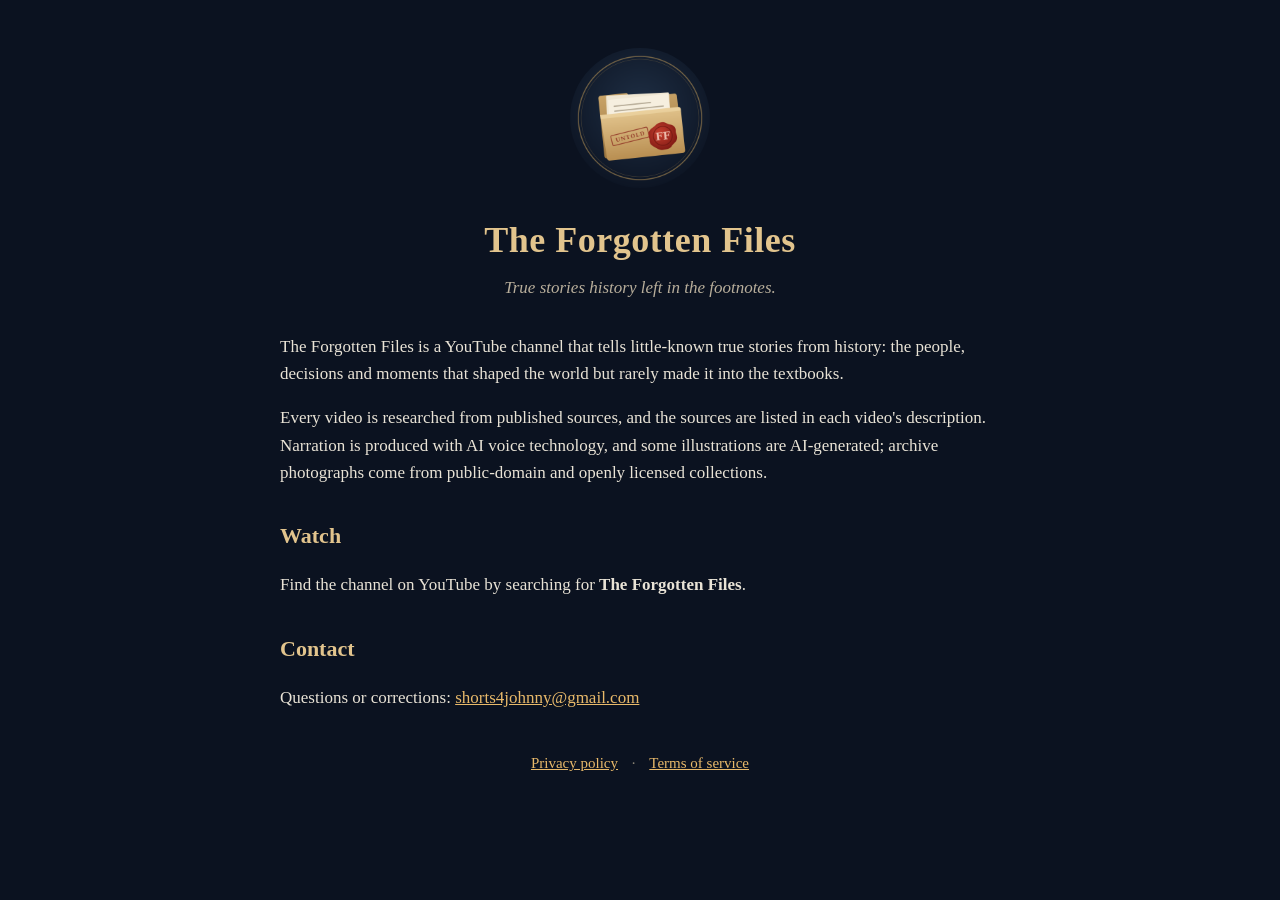
<file: index.html>
<!DOCTYPE html>
<html lang="en"><head><meta charset="utf-8"><meta name="viewport" content="width=device-width,initial-scale=1">
<title>The Forgotten Files</title><link rel="stylesheet" href="style.css"></head>
<body><main>
<header><img src="logo.png" alt="The Forgotten Files logo"><h1>The Forgotten Files</h1><p class="tag">True stories history left in the footnotes.</p></header>
<p>The Forgotten Files is a YouTube channel that tells little-known true stories from history: the people, decisions and moments that shaped the world but rarely made it into the textbooks.</p>
<p>Every video is researched from published sources, and the sources are listed in each video's description. Narration is produced with AI voice technology, and some illustrations are AI-generated; archive photographs come from public-domain and openly licensed collections.</p>
<h2>Watch</h2>
<p>Find the channel on YouTube by searching for <strong>The Forgotten Files</strong>.</p>
<h2>Contact</h2>
<p>Questions or corrections: <a href="mailto:shorts4johnny@gmail.com">shorts4johnny@gmail.com</a></p>
<nav><a href="privacy.html">Privacy policy</a> · <a href="terms.html">Terms of service</a></nav>
</main></body></html>
</file>
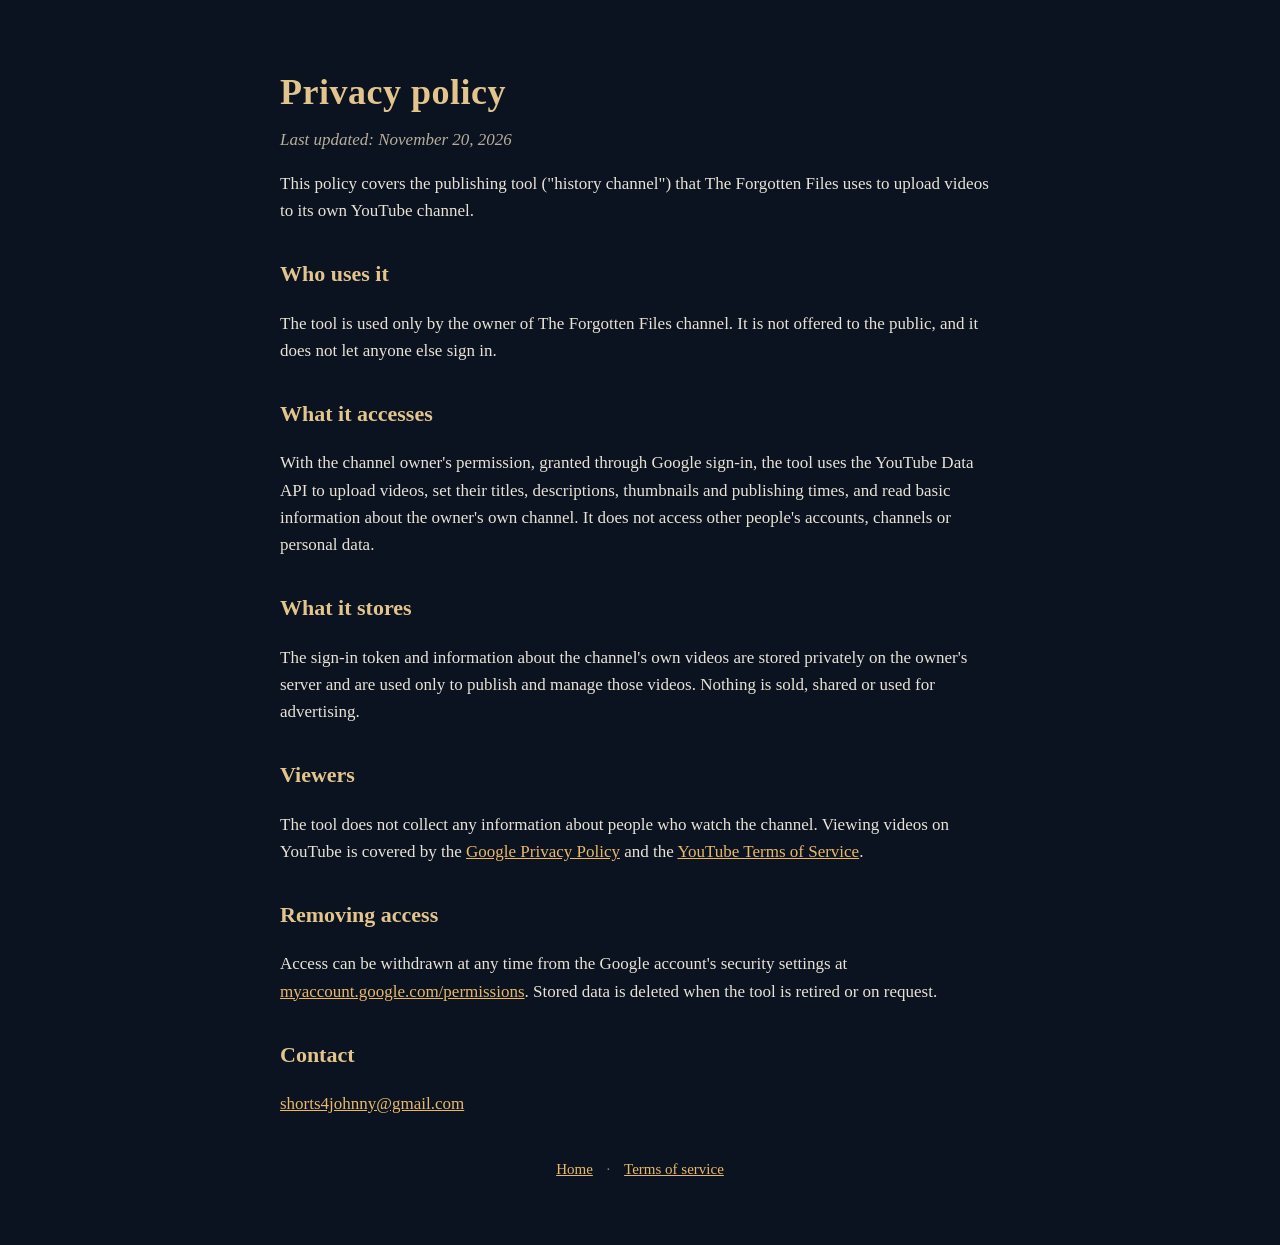
<file: privacy.html>
<!DOCTYPE html>
<html lang="en"><head><meta charset="utf-8"><meta name="viewport" content="width=device-width,initial-scale=1">
<title>Privacy policy | The Forgotten Files</title><link rel="stylesheet" href="style.css"></head>
<body><main>
<h1>Privacy policy</h1>
<p class="tag">Last updated: November 20, 2026</p>
<p>This policy covers the publishing tool ("history channel") that The Forgotten Files uses to upload videos to its own YouTube channel.</p>
<h2>Who uses it</h2>
<p>The tool is used only by the owner of The Forgotten Files channel. It is not offered to the public, and it does not let anyone else sign in.</p>
<h2>What it accesses</h2>
<p>With the channel owner's permission, granted through Google sign-in, the tool uses the YouTube Data API to upload videos, set their titles, descriptions, thumbnails and publishing times, and read basic information about the owner's own channel. It does not access other people's accounts, channels or personal data.</p>
<h2>What it stores</h2>
<p>The sign-in token and information about the channel's own videos are stored privately on the owner's server and are used only to publish and manage those videos. Nothing is sold, shared or used for advertising.</p>
<h2>Viewers</h2>
<p>The tool does not collect any information about people who watch the channel. Viewing videos on YouTube is covered by the <a href="https://policies.google.com/privacy">Google Privacy Policy</a> and the <a href="https://www.youtube.com/t/terms">YouTube Terms of Service</a>.</p>
<h2>Removing access</h2>
<p>Access can be withdrawn at any time from the Google account's security settings at <a href="https://myaccount.google.com/permissions">myaccount.google.com/permissions</a>. Stored data is deleted when the tool is retired or on request.</p>
<h2>Contact</h2>
<p><a href="mailto:shorts4johnny@gmail.com">shorts4johnny@gmail.com</a></p>
<nav><a href="index.html">Home</a> · <a href="terms.html">Terms of service</a></nav>
</main></body></html>
</file>
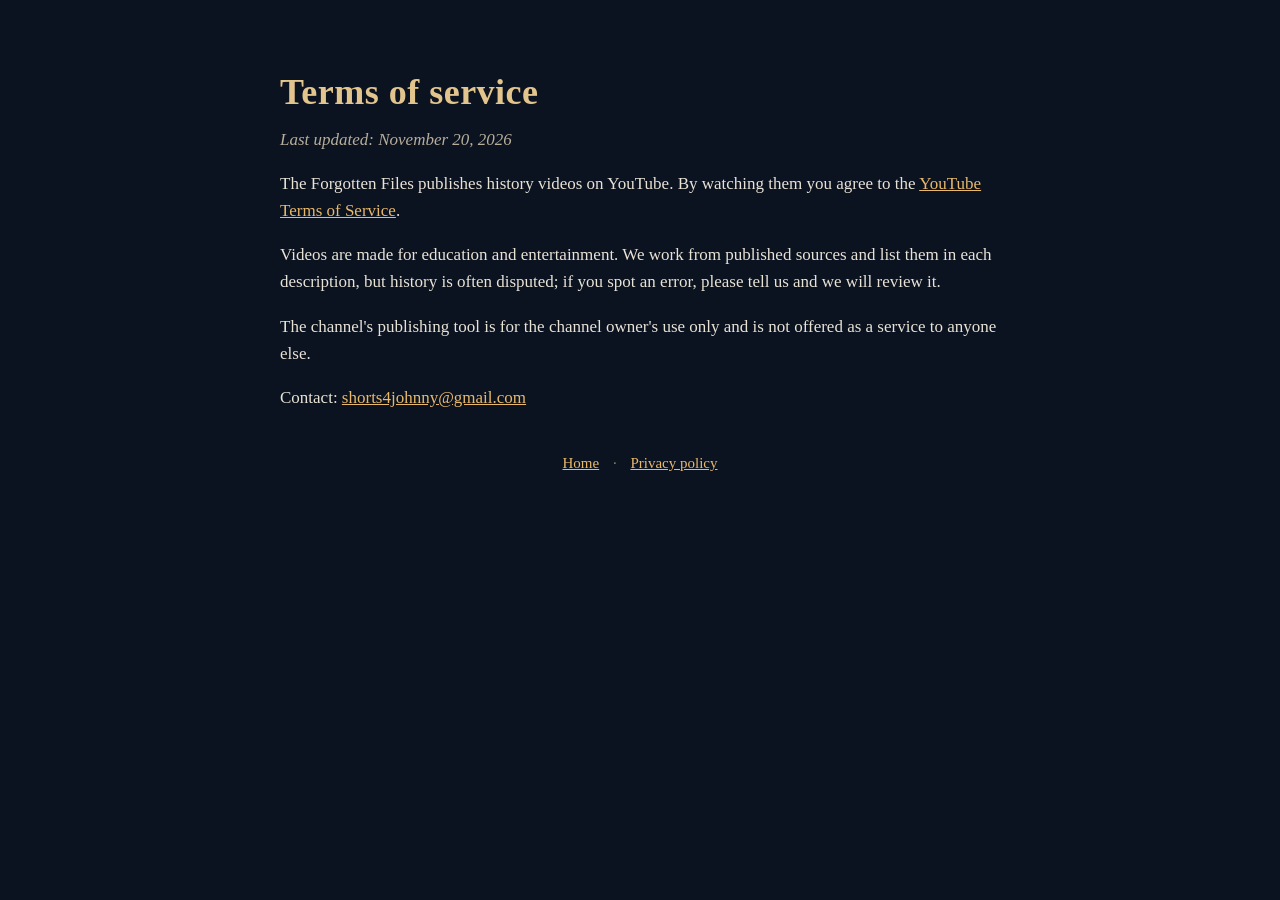
<file: terms.html>
<!DOCTYPE html>
<html lang="en"><head><meta charset="utf-8"><meta name="viewport" content="width=device-width,initial-scale=1">
<title>Terms of service | The Forgotten Files</title><link rel="stylesheet" href="style.css"></head>
<body><main>
<h1>Terms of service</h1>
<p class="tag">Last updated: November 20, 2026</p>
<p>The Forgotten Files publishes history videos on YouTube. By watching them you agree to the <a href="https://www.youtube.com/t/terms">YouTube Terms of Service</a>.</p>
<p>Videos are made for education and entertainment. We work from published sources and list them in each description, but history is often disputed; if you spot an error, please tell us and we will review it.</p>
<p>The channel's publishing tool is for the channel owner's use only and is not offered as a service to anyone else.</p>
<p>Contact: <a href="mailto:shorts4johnny@gmail.com">shorts4johnny@gmail.com</a></p>
<nav><a href="index.html">Home</a> · <a href="privacy.html">Privacy policy</a></nav>
</main></body></html>
</file>
<file: style.css>
body{margin:0;background:#0b1220;color:#e9e3d6;font:17px/1.6 Georgia,"Times New Roman",serif}
main{max-width:720px;margin:0 auto;padding:48px 24px 64px}
header{text-align:center;margin-bottom:32px}
header img{width:140px;height:140px;border-radius:50%}
h1{font-size:36px;margin:16px 0 4px;color:#e2c48d;letter-spacing:.5px}
h2{color:#e2c48d;font-size:22px;margin-top:32px}
.tag{color:#b8ae9b;font-style:italic;margin:0}
a{color:#e8b96a}
nav{text-align:center;margin-top:40px;font-size:15px;color:#8f8878}
nav a{margin:0 10px}
</file>
